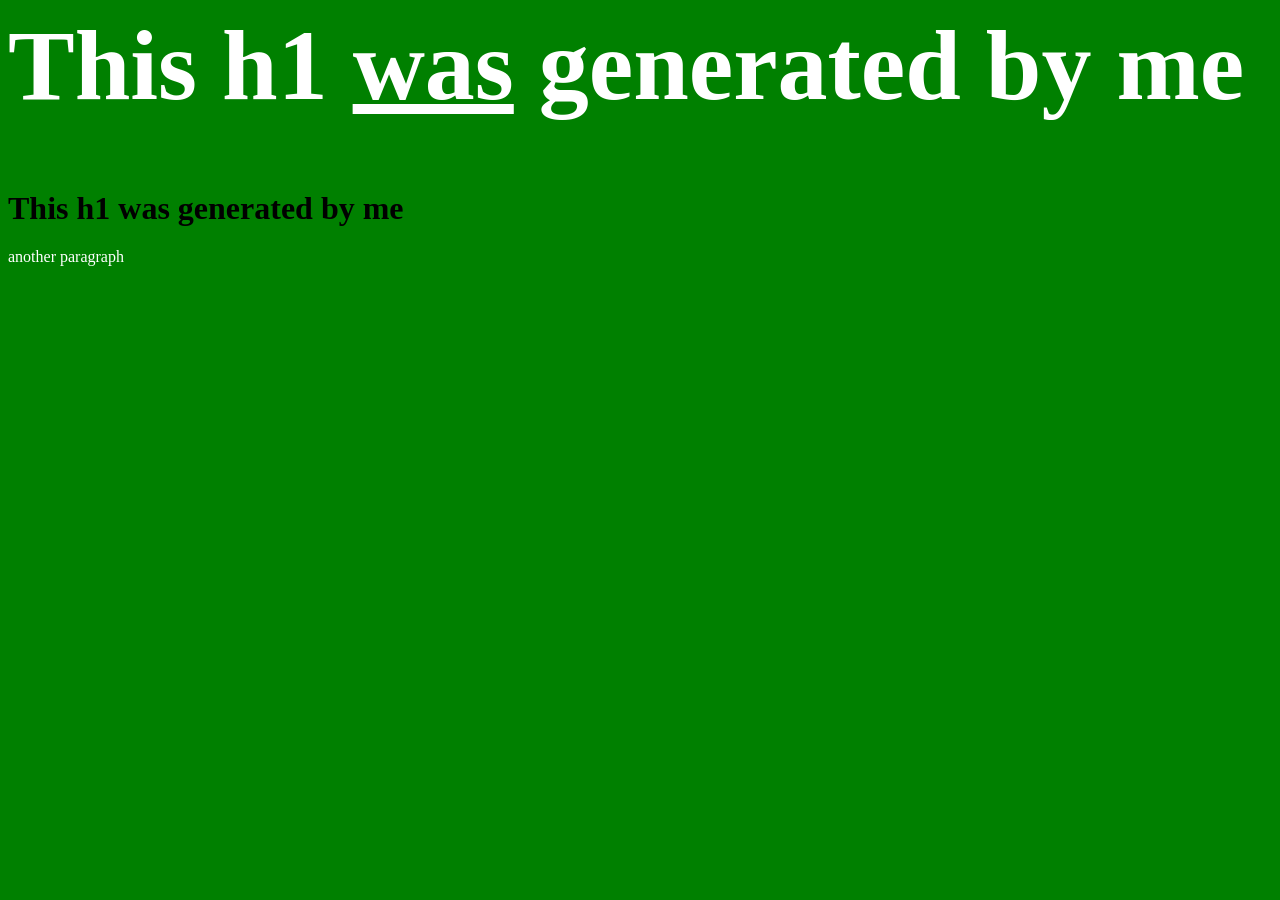
<file: dom/index.html>
<html lang="en">
  <head>
    <meta charset="UTF-8" />
    <meta name="viewport" content="width=device-width, initial-scale=1.0" />
    <title>Document Object Model1</title>
    <style>
      .niceText {
        color: white;
      }
    </style>
  </head>
  <body style="background-color: green">
    <h1 id="firstH1" name = "Kankobaad" class="niceText">This h1 <u>was</u> generated by me</h1>
    <h1 id="secondH1">This h1 was generated by me</h1>
    <p name = "Kankobaad" class="niceText">another paragraph</p>

    <script>
    //   for (let index = 0; index < 1000; index++) {
    //     let anotherH1 = document.createElement("h1");
    //     anotherH1.textContent = index + " This h1 was generated by javascript";
    //     anotherH1.style.color = "yellow";
    //     document.body.append(anotherH1);
    //   }

    // let h1IWrote = document.getElementById("firstH1")
    // h1IWrote.innerHTML =("I have changed the content of this h1 <u>using</u> javascript")
    //  let otherH1 = document.getElementById("secondH1")
    //  document.body.removeChild(otherH1)

    // let allKankoobaads = document.getElementsByName("KanKoobad")
    // allKankoobaads[1].style.fontSize = "100px"

    // let allKankoobaads = document.getElementsByTagName("h1")
    // allKankoobaads[1].style.fontSize = "100px"

    //  let allKankoobaads = document.getElementsByClassName("niceText")
    // allKankoobaads[0].style.fontSize = "100px"
    // allKankoobaads[1].style.fontSize = "100px"

    //  let allKankoobaads = document.querySelector("#firstH1")
    // allKankoobaads.style.fontSize = "100px"

     let allKankoobaads = document.querySelector("#firstH1")
    allKankoobaads.style.fontSize = "100px"
   

    </script>
  </body>
</html>
</file>
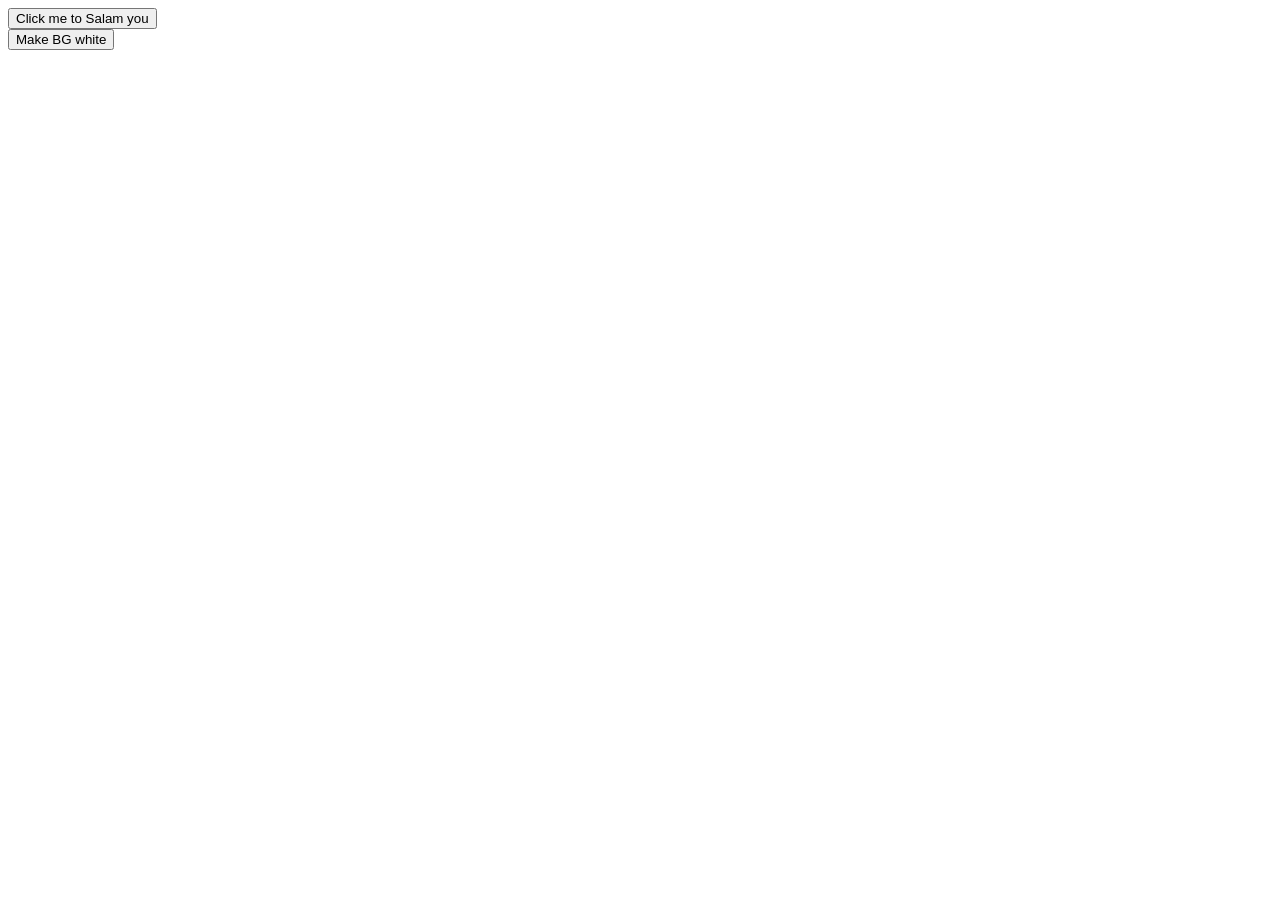
<file: events/index.html>
<!DOCTYPE html>
<html lang="en">
<head>
    <meta charset="UTF-8">
    <meta name="viewport" content="width=device-width, initial-scale=1.0">
    <title>Events</title>
</head>
<body>
    <button onmouseout="doGreen()"onmouseover="doYellow()">Click me to Salam you</button>
    <br />
    <button onclick="doWhite">Make BG white</button>
    <script>
        function doYellow() {
            document.body.style.backgroundColor = "Yellow";
        }
           function doGreen() {
            document.body.style.backgroundColor = "green";
           }

            function doWhite() {
            document.body.style.backgroundColor = "white";
            }


    </script>
</body>
</html>
</file>
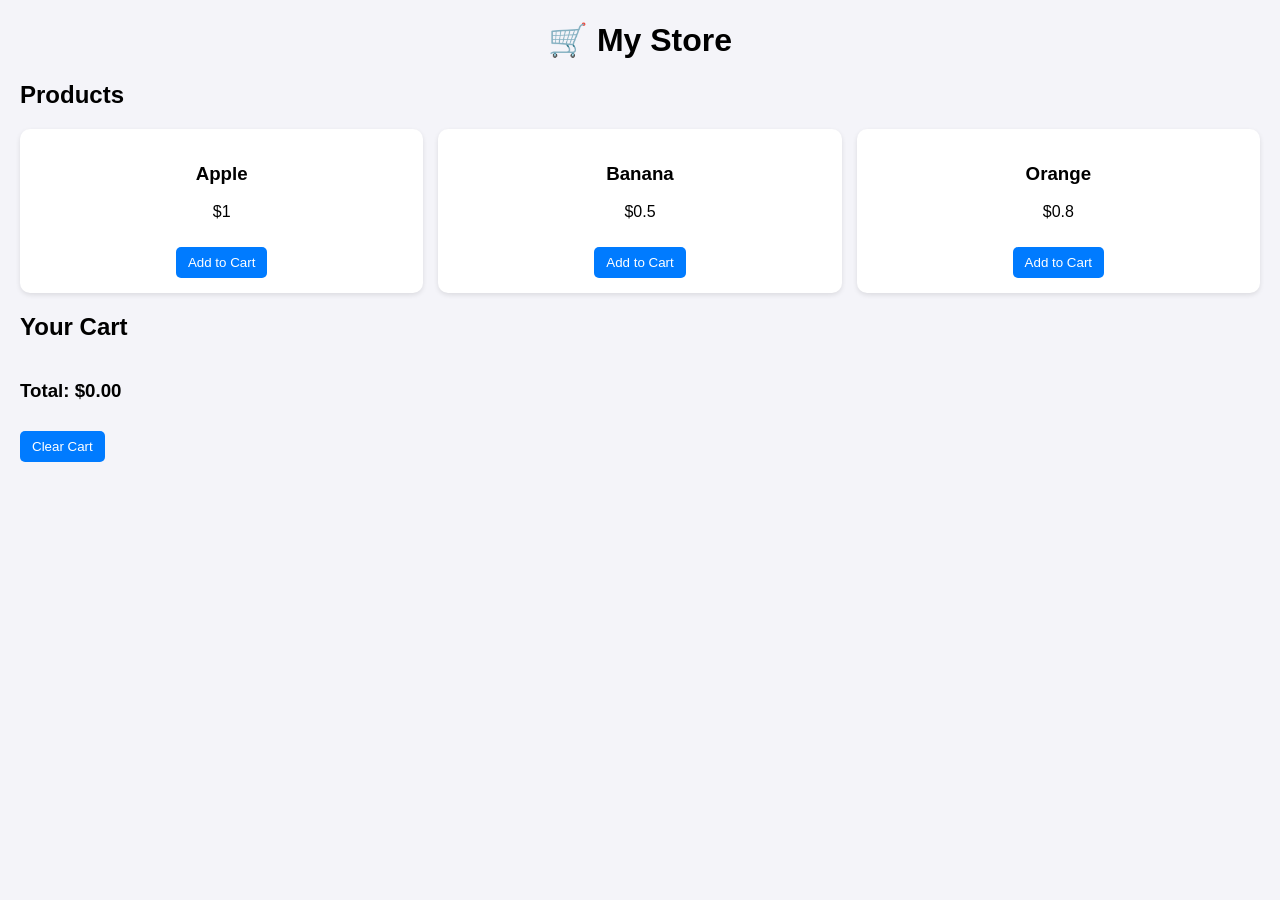
<file: last_lesson/index.html>
<!DOCTYPE html>
<html lang="en">
<head>
  <meta charset="UTF-8">
  <meta name="viewport" content="width=device-width, initial-scale=1.0">
  <title>E-commerce Cart Example</title>
  <link rel="stylesheet" href="style.css">
</head>
<body>
  <h1>🛒 My Store</h1>

  <h2>Products</h2>
  <div class="products">
    <div class="card">
      <h3>Apple</h3>
      <p>$1</p>
      <button onclick="addToCart('Apple', 1)">Add to Cart</button>
    </div>
    <div class="card">
      <h3>Banana</h3>
      <p>$0.5</p>
      <button onclick="addToCart('Banana', 0.5)">Add to Cart</button>
    </div>
    <div class="card">
      <h3>Orange</h3>
      <p>$0.8</p>
      <button onclick="addToCart('Orange', 0.8)">Add to Cart</button>
    </div>
  </div>

  <h2>Your Cart</h2>
  <div id="cart" class="cart"></div>
  <h3 id="total">Total: $0</h3>
  <button onclick="clearCart()">Clear Cart</button>

  <script src="script.js"></script>
</body>
</html>
</file>
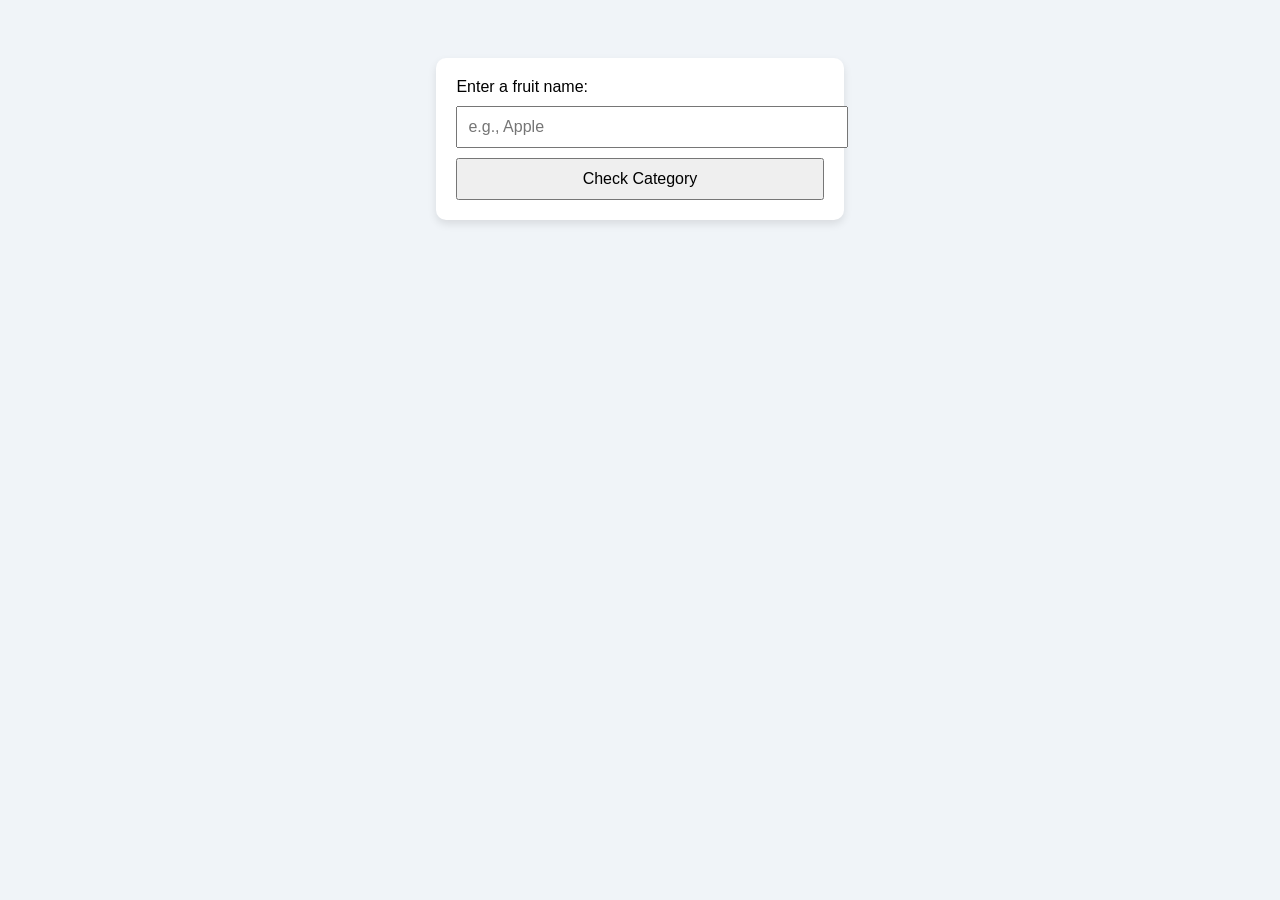
<file: conditionals/fruit-classifier/index.html>
<!DOCTYPE html>
<html lang="en">
<head>
  <meta charset="UTF-8">
  <title>Fruit Category Checker</title>
  <style>
    body {
      font-family: Arial, sans-serif;
      background: #f0f4f8;
      display: flex;
      flex-direction: column;
      align-items: center;
      padding-top: 50px;
    }
    form {
      background: white;
      padding: 20px;
      border-radius: 10px;
      box-shadow: 0 4px 8px rgba(0,0,0,0.1);
    }
    input, button {
      padding: 10px;
      font-size: 16px;
      margin-top: 10px;
      width: 100%;
    }
    #result {
      margin-top: 20px;
      font-size: 18px;
      color: #333;
    }
  </style>
</head>
<body>

  <form id="fruitForm">
    <label for="fruit">Enter a fruit name:</label><br>
    <input type="text" id="fruit" name="fruit" placeholder="e.g., Apple">
    <button type="submit">Check Category</button>
  </form>

  <div id="result"></div>

  <script>
    document.getElementById("fruitForm").addEventListener("submit", function(event) {
      event.preventDefault(); // Prevent form reload

      const fruitInput = document.getElementById("fruit").value.trim().toLowerCase();
      const resultDiv = document.getElementById("result");
      let category;

      switch (fruitInput) {
        case "orange":
        case "lemon":
        case "lime":
        case "grapefruit":
          category = "Citrus Fruit";
          break;
        case "strawberry":
        case "blueberry":
        case "raspberry":
          category = "Berry";
          break;
        case "apple":
        case "pear":
        case "quince":
          category = "Pome Fruit";
          break;
        case "banana":
        case "plantain":
          category = "Tropical Fruit";
          break;
        case "peach":
        case "plum":
        case "cherry":
          category = "Stone Fruit";
          break;
        default:
          category = "Unknown or Not a Fruit I Know";
      }

      resultDiv.textContent = `Category: ${category}`;
    });
  </script>

</body>
</html>
</file>
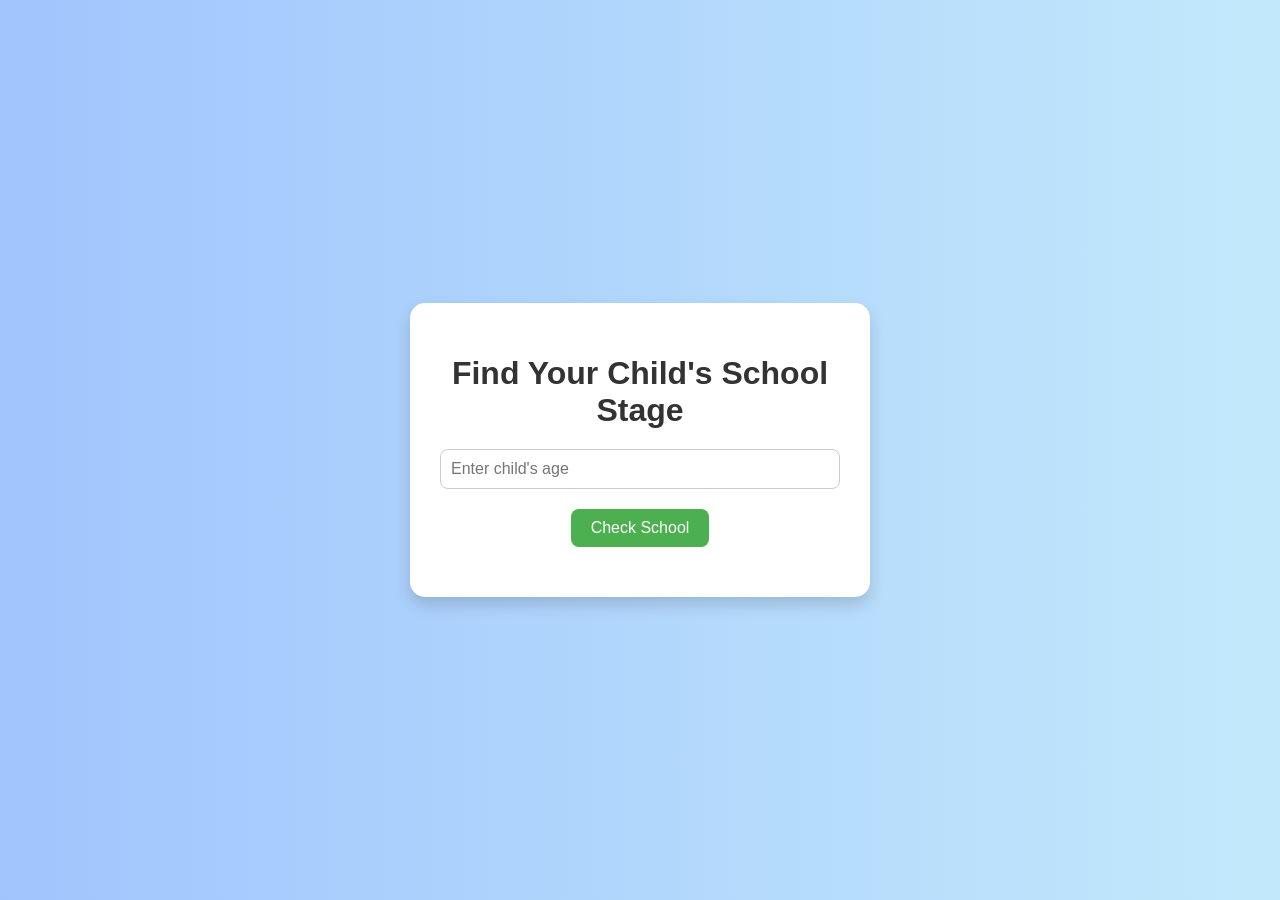
<file: operators/school/index.html>
<!DOCTYPE html>
<html lang="en">
<head>
  <meta charset="UTF-8">
  <title>UK School Finder</title>
  <link rel="stylesheet" href="style.css">
</head>
<body>

<div class="container">
  <h1>Find Your Child's School Stage</h1>
  <input type="number" id="ageInput" placeholder="Enter child's age" min="0" max="25">
  <button onclick="findSchool()">Check School</button>
  <div class="result" id="result"></div>
</div>

<script src="script.js"></script>
</body>
</html>
</file>
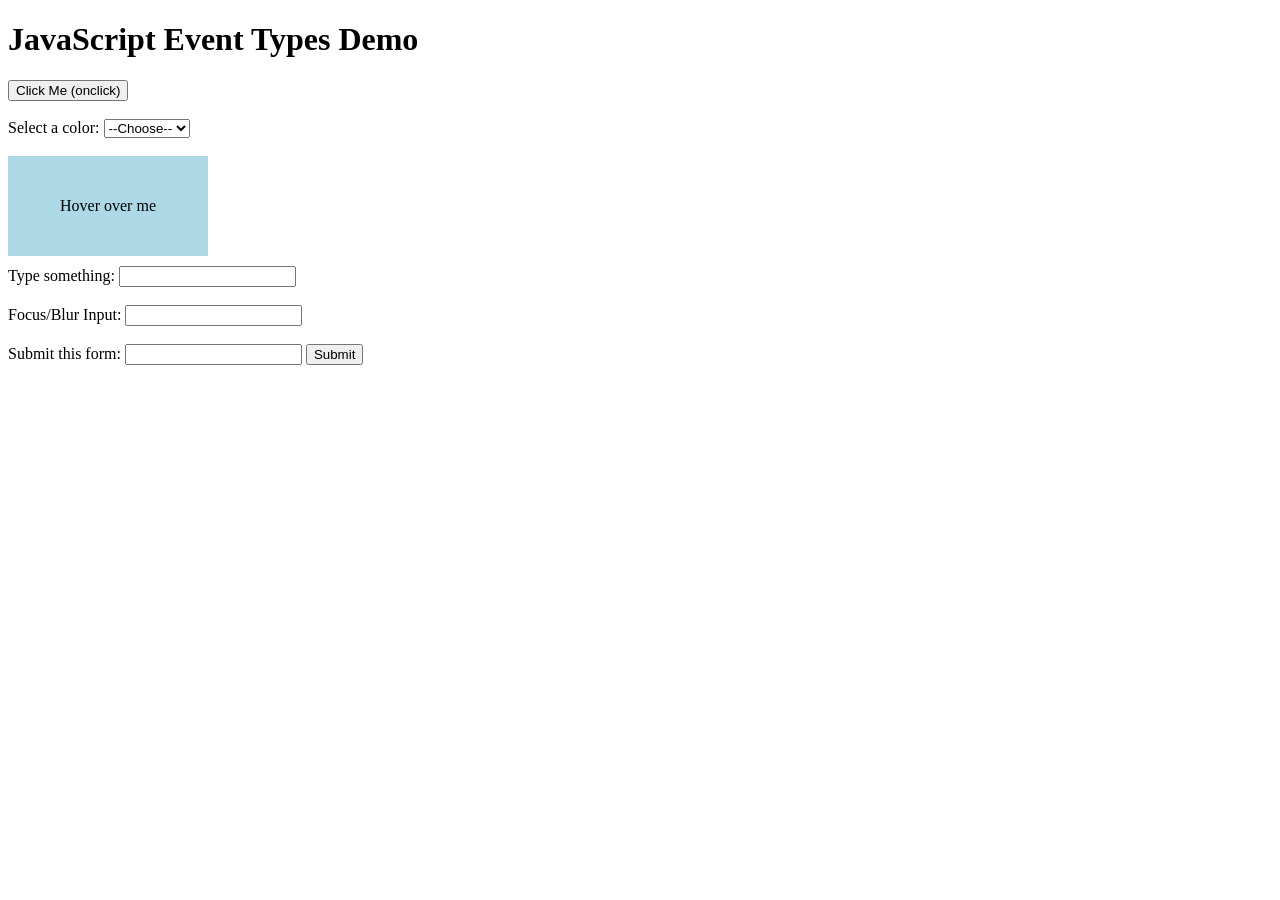
<file: events/chatGptGenerated.html>
<!DOCTYPE html>
<html lang="en">
<head>
  <meta charset="UTF-8">
  <title>Event Types Demo</title>
  <style>
    .hover-box {
      width: 200px;
      height: 100px;
      background-color: lightblue;
      margin-bottom: 10px;
      text-align: center;
      line-height: 100px;
      transition: 0.3s;
    }
  </style>
</head>
<body onload="handleLoad()">
  <h1>JavaScript Event Types Demo</h1>

  <!-- onclick -->
  <button onclick="handleClick()">Click Me (onclick)</button>
  <br><br>

  <!-- onchange -->
  <label>Select a color: 
    <select onchange="handleChange(event)">
      <option value="">--Choose--</option>
      <option value="Red">Red</option>
      <option value="Blue">Blue</option>
      <option value="Green">Green</option>
    </select>
  </label>
  <br><br>

  <!-- onmouseover and onmouseout -->
  <div class="hover-box" onmouseover="handleMouseOver(this)" onmouseout="handleMouseOut(this)">
    Hover over me
  </div>

  <!-- onkeydown and onkeyup -->
  <label>Type something: 
    <input type="text" onkeydown="handleKeyDown(event)" onkeyup="handleKeyUp(event)">
  </label>
  <br><br>

  <!-- onfocus and onblur -->
  <label>Focus/Blur Input: 
    <input type="text" onfocus="handleFocus(this)" onblur="handleBlur(this)">
  </label>
  <br><br>

  <!-- onsubmit -->
  <form onsubmit="handleSubmit(event)">
    <label>Submit this form: <input type="text" name="name" required></label>
    <button type="submit">Submit</button>
  </form>

  <script>
    function handleLoad() {
      console.log("Page has loaded (onload)");
    }

    function handleClick() {
      alert("Button was clicked (onclick)");
    }

    function handleChange(event) {
      alert("You selected: " + event.target.value + " (onchange)");
    }

    function handleMouseOver(el) {
      el.style.backgroundColor = "lightgreen";
      el.textContent = "Mouse is over me! (onmouseover)";
    }

    function handleMouseOut(el) {
      el.style.backgroundColor = "lightblue";
      el.textContent = "Hover over me";
    }

    function handleKeyDown(event) {
      console.log("Key down: " + event.key + " (onkeydown)");
    }

    function handleKeyUp(event) {
      console.log("Key up: " + event.key + " (onkeyup)");
    }

    function handleFocus(el) {
      el.style.backgroundColor = "lightyellow";
      console.log("Input focused (onfocus)");
    }

    function handleBlur(el) {
      el.style.backgroundColor = "";
      console.log("Input lost focus (onblur)");
    }

    function handleSubmit(event) {
      event.preventDefault(); // Prevent actual form submission
      alert("Form submitted! (onsubmit)");
    }
  </script>
</body>
</html>
</file>
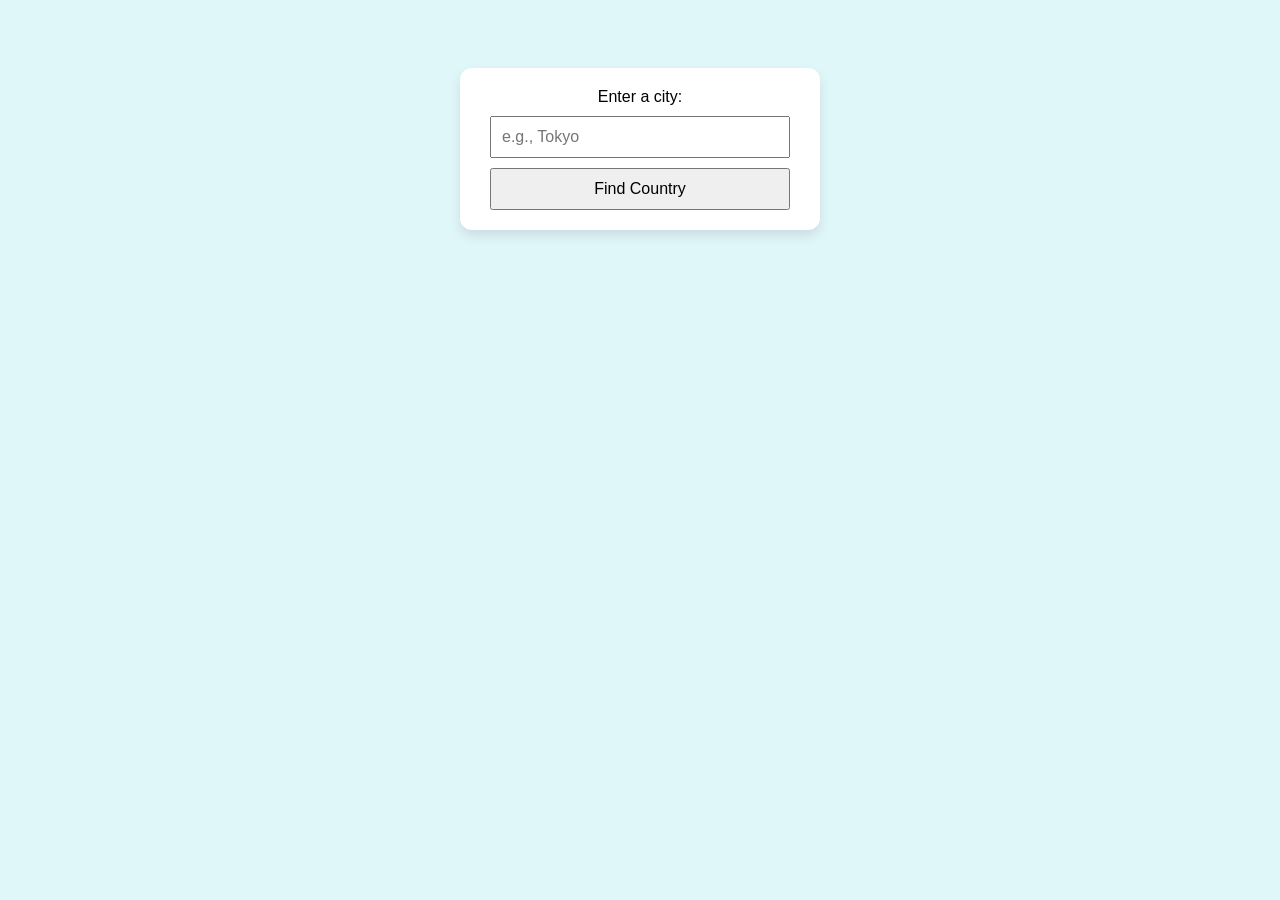
<file: conditionals/country/country.html>
<!DOCTYPE html>
<html lang="en">
<head>
  <meta charset="UTF-8">
  <title>City to Country Checker</title>
  <style>
    body {
      font-family: 'Segoe UI', sans-serif;
      background-color: #e0f7fa;
      display: flex;
      flex-direction: column;
      align-items: center;
      padding-top: 60px;
    }

    form {
      background-color: #ffffff;
      padding: 20px 30px;
      border-radius: 12px;
      box-shadow: 0 6px 12px rgba(0, 0, 0, 0.1);
      width: 300px;
      text-align: center;
    }

    input, button {
      padding: 10px;
      font-size: 16px;
      margin-top: 10px;
      width: 100%;
      box-sizing: border-box;
    }

    #result {
      margin-top: 25px;
      font-size: 20px;
      font-weight: bold;
      color: #004d40;
    }
  </style>
</head>
<body>

  <form id="cityForm">
    <label for="city">Enter a city:</label><br>
    <input type="text" id="city" placeholder="e.g., Tokyo">
    <button type="submit">Find Country</button>
  </form>

  <div id="result"></div>

  <script>
    document.getElementById("cityForm").addEventListener("submit", function(event) {
      event.preventDefault();

      const cityInput = document.getElementById("city").value.trim().toLowerCase();
      const resultDiv = document.getElementById("result");
      let country;

      switch (cityInput) {
        // USA
        case "new york":
        case "los angeles":
        case "chicago":
        case "houston":
          country = "United States";
          break;

        // UK
        case "london":
        case "manchester":
        case "birmingham":
        case "liverpool":
          country = "United Kingdom";
          break;

        // Japan
        case "tokyo":
        case "osaka":
        case "kyoto":
        case "nagoya":
          country = "Japan";
          break;

        // France
        case "paris":
        case "lyon":
        case "marseille":
        case "nice":
          country = "France";
          break;

        // India
        case "delhi":
        case "mumbai":
        case "bangalore":
        case "kolkata":
          country = "India";
          break;

        // Canada
        case "toronto":
        case "vancouver":
        case "montreal":
        case "calgary":
          country = "Canada";
          break;

        // Australia
        case "sydney":
        case "melbourne":
        case "brisbane":
        case "perth":
          country = "Australia";
          break;

        // Germany
        case "berlin":
        case "munich":
        case "hamburg":
        case "frankfurt":
          country = "Germany";
          break;

        // Italy
        case "rome":
        case "milan":
        case "naples":
        case "florence":
          country = "Italy";
          break;

        // Brazil
        case "rio de janeiro":
        case "são paulo":
        case "brasilia":
        case "salvador":
          country = "Brazil";
          break;

        default:
          country = "Unknown or not in the list";
      }

      resultDiv.textContent = `Country: ${country}`;
    });
  </script>

</body>
</html>
</file>
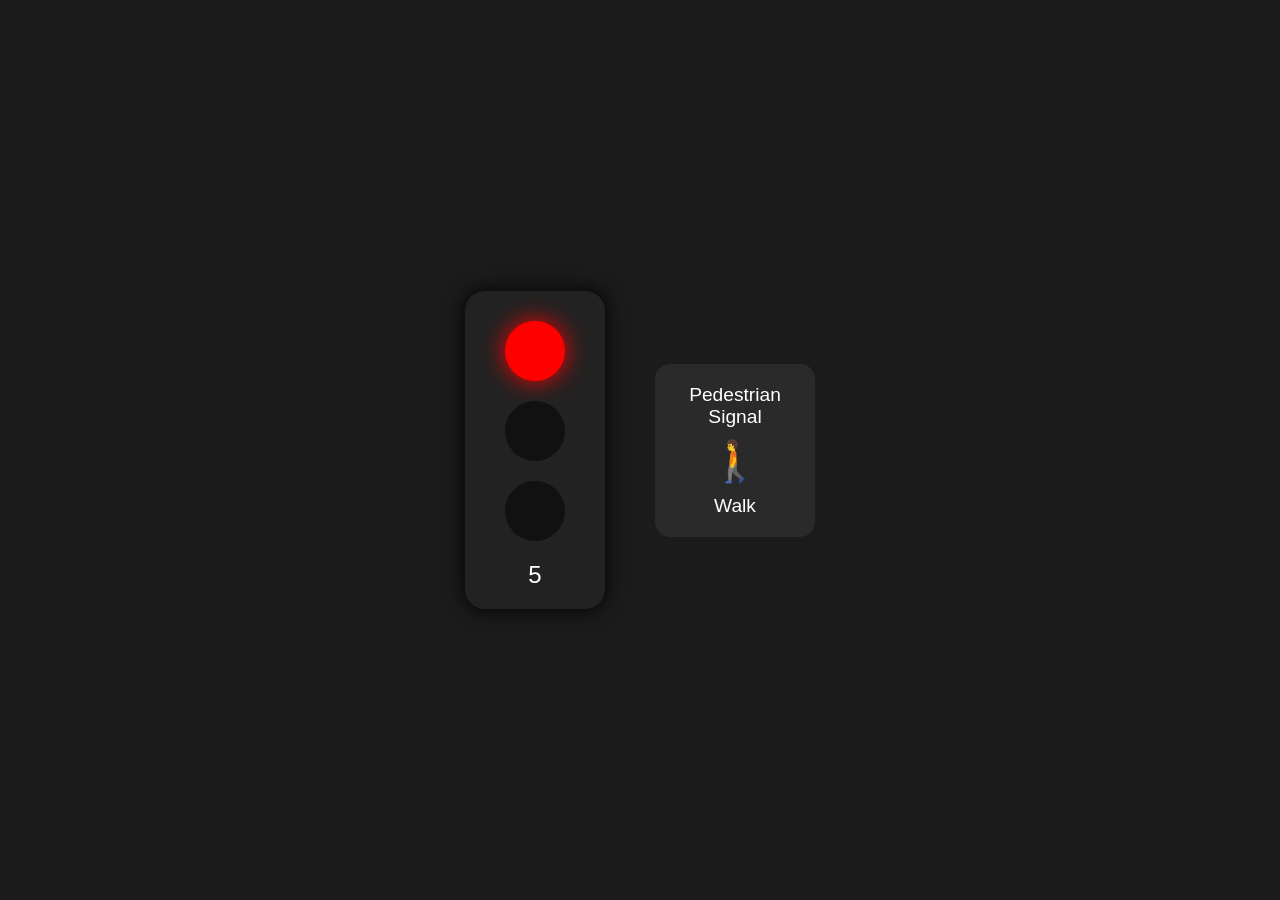
<file: events/timers/traffic_lights.html>
<!DOCTYPE html>
<html lang="en">
<head>
  <meta charset="UTF-8" />
  <title>Advanced Traffic Light Simulation</title>
  <style>
    body {
      background: #1b1b1b;
      font-family: sans-serif;
      display: flex;
      justify-content: center;
      align-items: center;
      height: 100vh;
      margin: 0;
    }

    .container {
      display: flex;
      flex-direction: row;
      gap: 50px;
      align-items: center;
    }

    .traffic-light {
      background: #222;
      border-radius: 20px;
      padding: 20px;
      width: 100px;
      box-shadow: 0 0 20px #000;
      display: flex;
      flex-direction: column;
      align-items: center;
    }

    .light {
      width: 60px;
      height: 60px;
      margin: 10px 0;
      border-radius: 50%;
      background-color: #111;
      transition: 0.4s;
    }

    .on.red {
      background-color: red;
      box-shadow: 0 0 25px red;
    }

    .on.yellow {
      background-color: yellow;
      box-shadow: 0 0 25px yellow;
    }

    .on.green {
      background-color: limegreen;
      box-shadow: 0 0 25px limegreen;
    }

    .countdown {
      margin-top: 10px;
      color: white;
      font-size: 1.5rem;
    }

    .pedestrian-signal {
      display: flex;
      flex-direction: column;
      align-items: center;
      padding: 20px;
      background: #2a2a2a;
      border-radius: 15px;
      color: white;
      font-size: 1.2rem;
      text-align: center;
      width: 120px;
    }

    .pedestrian-indicator {
      font-size: 2.5rem;
      margin: 10px 0;
    }

    .walk {
      color: limegreen;
    }

    .dont-walk {
      color: red;
    }
  </style>
</head>
<body>
  <div class="container">
    <div class="traffic-light">
      <div class="light red" id="red"></div>
      <div class="light yellow" id="yellow"></div>
      <div class="light green" id="green"></div>
      <div class="countdown" id="countdown">3</div>
    </div>

    <div class="pedestrian-signal">
      Pedestrian Signal
      <div id="pedestrian-indicator" class="pedestrian-indicator dont-walk">🚫</div>
      <div id="pedestrian-text">Don't Walk</div>
    </div>
  </div>

  <script>
    const red = document.getElementById("red");
    const yellow = document.getElementById("yellow");
    const green = document.getElementById("green");
    const countdown = document.getElementById("countdown");

    const pedestrianIndicator = document.getElementById("pedestrian-indicator");
    const pedestrianText = document.getElementById("pedestrian-text");

    const states = [
      { light: "red", duration: 5, pedestrian: "walk" },
      { light: "green", duration: 5, pedestrian: "dont-walk" },
      { light: "yellow", duration: 2, pedestrian: "dont-walk" }
    ];

    let current = 0;
    let timeLeft = states[current].duration;

    function updateUI() {
      red.classList.remove("on");
      yellow.classList.remove("on");
      green.classList.remove("on");

      const state = states[current];
      timeLeft = state.duration;

      if (state.light === "red") red.classList.add("on");
      else if (state.light === "yellow") yellow.classList.add("on");
      else if (state.light === "green") green.classList.add("on");

      updatePedestrianSignal(state.pedestrian);
    }

    function updatePedestrianSignal(status) {
      if (status === "walk") {
        pedestrianIndicator.textContent = "🚶";
        pedestrianIndicator.classList.remove("dont-walk");
        pedestrianIndicator.classList.add("walk");
        pedestrianText.textContent = "Walk";
      } else {
        pedestrianIndicator.textContent = "🚫";
        pedestrianIndicator.classList.remove("walk");
        pedestrianIndicator.classList.add("dont-walk");
        pedestrianText.textContent = "Don't Walk";
      }
    }

    function tick() {
      countdown.textContent = timeLeft;
      timeLeft--;

      if (timeLeft < 0) {
        current = (current + 1) % states.length;
        updateUI();
      }
    }

    updateUI();
    setInterval(tick, 1000);
  </script>
</body>
</html>
</file>
<file: last_lesson/style.css>
body {
  font-family: Arial, sans-serif;
  margin: 20px;
  background: #f4f4f9;
}

h1 {
  text-align: center;
}

.products, .cart {
  display: grid;
  grid-template-columns: repeat(auto-fit, minmax(200px, 1fr));
  gap: 15px;
  margin-top: 20px;
}

.card {
  background: #fff;
  padding: 15px;
  border-radius: 10px;
  box-shadow: 0 2px 5px rgba(0,0,0,0.1);
  text-align: center;
}

button {
  margin-top: 10px;
  padding: 8px 12px;
  background: #007bff;
  color: white;
  border: none;
  border-radius: 5px;
  cursor: pointer;
}

button:hover {
  background: #0056b3;
}

.cart-item {
  display: flex;
  justify-content: space-between;
  background: #fff;
  padding: 10px;
  margin: 5px 0;
  border-radius: 5px;
  box-shadow: 0 1px 3px rgba(0,0,0,0.1);
}
</file>
<file: operators/school/style.css>
body {
    font-family: 'Segoe UI', Tahoma, Geneva, Verdana, sans-serif;
    background: linear-gradient(to right, #a1c4fd, #c2e9fb);
    display: flex;
    flex-direction: column;
    align-items: center;
    justify-content: center;
    height: 100vh;
    margin: 0;
  }
  
  .container {
    background-color: white;
    padding: 30px;
    border-radius: 15px;
    box-shadow: 0 8px 16px rgba(0, 0, 0, 0.15);
    max-width: 400px;
    text-align: center;
    transition: transform 0.3s ease;
  }
  
  .container:hover {
    transform: translateY(-3px);
  }
  
  h1 {
    color: #333;
    margin-bottom: 20px;
  }
  
  input[type="number"] {
    padding: 10px;
    border-radius: 8px;
    border: 1px solid #ccc;
    width: 100%;
    margin-bottom: 20px;
    font-size: 16px;
    box-sizing: border-box;
  }
  
  button {
    padding: 10px 20px;
    background-color: #4CAF50;
    color: white;
    border: none;
    border-radius: 8px;
    cursor: pointer;
    font-size: 16px;
    transition: background-color 0.3s ease;
  }
  
  button:hover {
    background-color: #45a049;
  }
  
  .result {
    margin-top: 20px;
    font-weight: bold;
    color: #444;
    font-size: 18px;
  }
</file>
